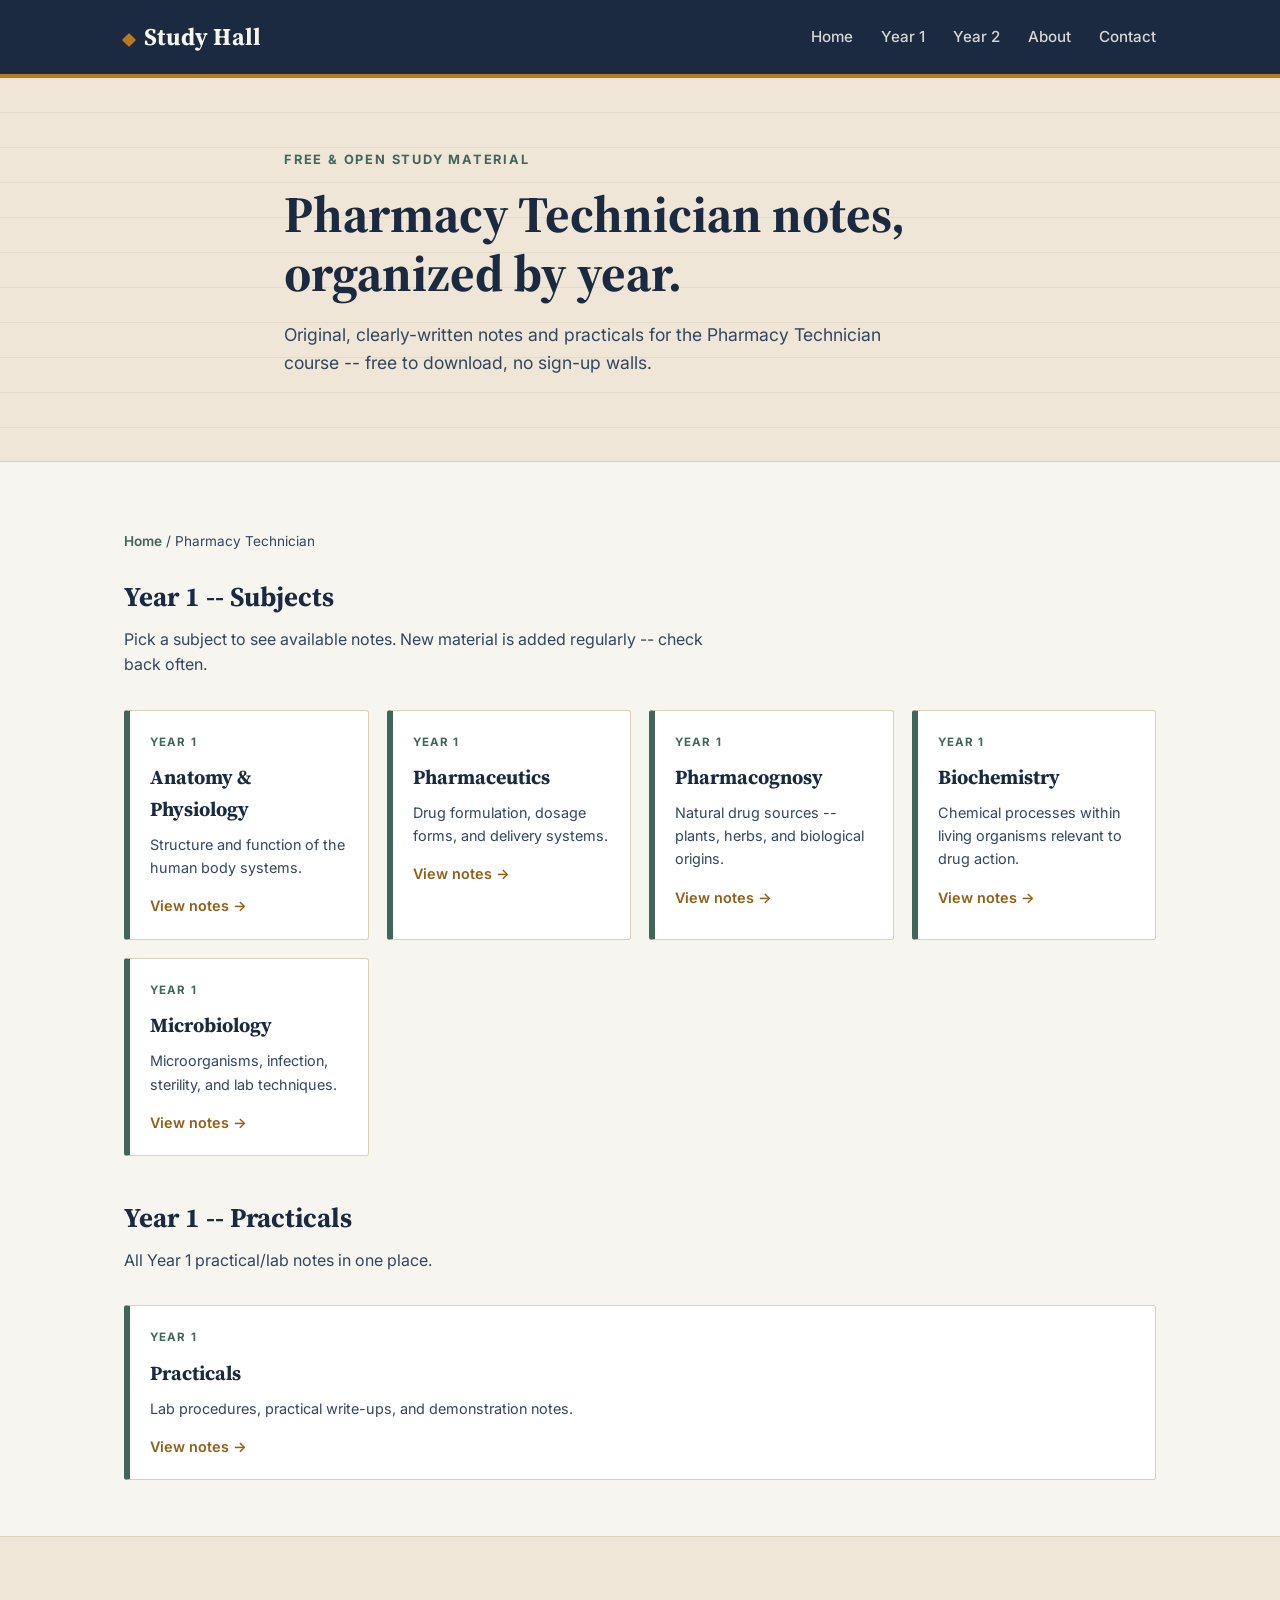
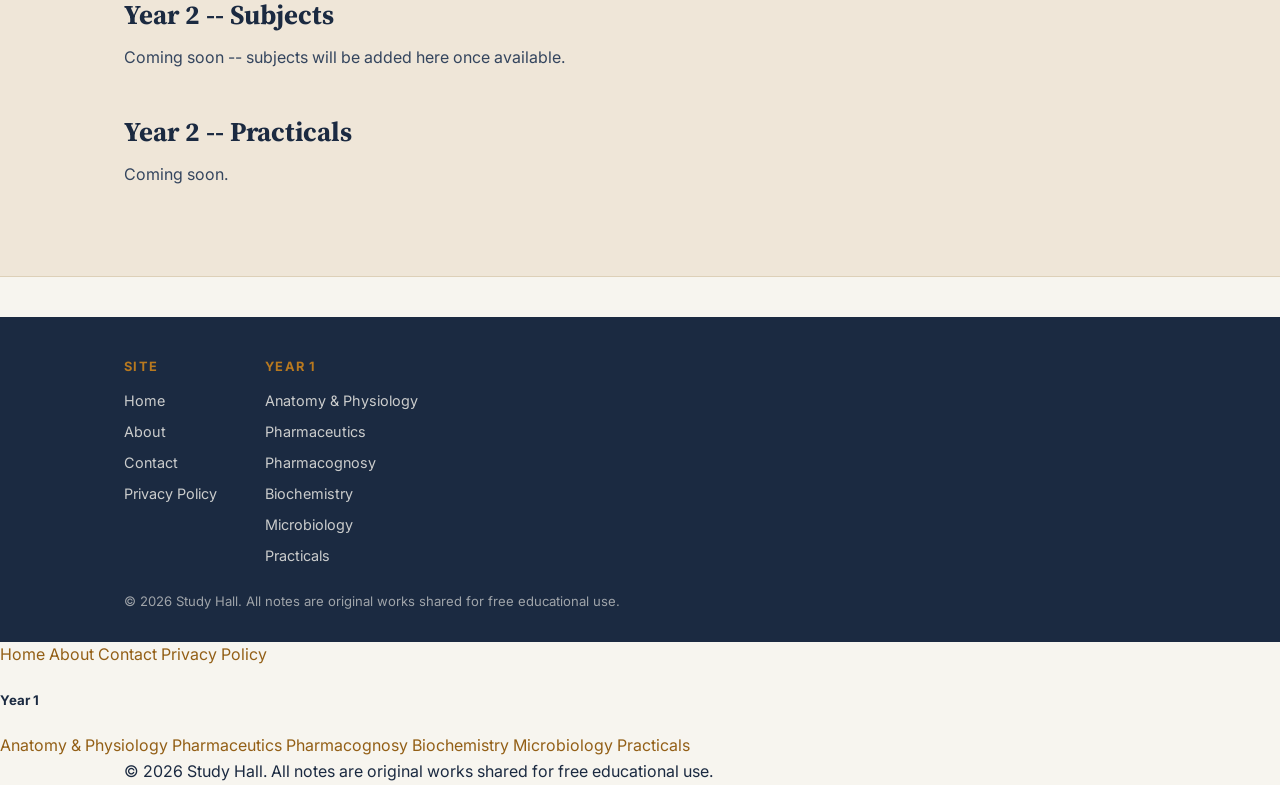
<file: index.html>
<!DOCTYPE html>
<html lang="en">
<head>
<meta charset="UTF-8">
<meta name="viewport" content="width=device-width, initial-scale=1.0">
<title>Pharmacy Technician Notes -- Study Hall</title>
<meta name="description" content="Free, original Pharmacy Technician course notes and practicals -- Year 1 and Year 2 -- organized by subject.">
<link rel="preconnect" href="https://fonts.googleapis.com">
<link href="https://fonts.googleapis.com/css2?family=Source+Serif+4:wght@600;700&family=Inter:wght@400;500;600;700&display=swap" rel="stylesheet">
<link rel="stylesheet" href="../css/style.css">
</head>
<body>

<header class="site-header">
  <div class="wrap">
    <a href="../index.html" class="brand"><span class="mark"></span> Study Hall</a>
    <nav class="site-nav">
      <a href="../index.html">Home</a>
      <a href="#year1">Year 1</a>
      <a href="#year2">Year 2</a>
      <a href="../about.html">About</a>
      <a href="../contact.html">Contact</a>
    </nav>
  </div>
</header>

<section class="hero">
  <div class="wrap">
    <p class="eyebrow">Free &amp; Open Study Material</p>
    <h1>Pharmacy Technician notes, organized by year.</h1>
    <p>Original, clearly-written notes and practicals for the Pharmacy Technician course -- free to download, no sign-up walls.</p>
  </div>
</section>

<section class="section" id="year1">
  <div class="wrap">
    <p class="crumb"><a href="../index.html">Home</a> / Pharmacy Technician</p>
    <h2 class="section-heading">Year 1 -- Subjects</h2>
    <p class="section-sub">Pick a subject to see available notes. New material is added regularly -- check back often.</p>

    <div class="subject-grid">

      <div class="subject-card">
        <span class="tab-label">Year 1</span>
        <h3>Anatomy &amp; Physiology</h3>
        <p>Structure and function of the human body systems.</p>
        <a class="enter" href="pharmacy-technician/year1/anatomy-physiology.html">View notes →</a>
      </div>

      <div class="subject-card">
        <span class="tab-label">Year 1</span>
        <h3>Pharmaceutics</h3>
        <p>Drug formulation, dosage forms, and delivery systems.</p>
        <a class="enter" href="pharmacy-technician/year1/pharmaceutics.html">View notes →</a>
      </div>

      <div class="subject-card">
        <span class="tab-label">Year 1</span>
        <h3>Pharmacognosy</h3>
        <p>Natural drug sources -- plants, herbs, and biological origins.</p>
        <a class="enter" href="pharmacy-technician/year1/pharmacognosy.html">View notes →</a>
      </div>

      <div class="subject-card">
        <span class="tab-label">Year 1</span>
        <h3>Biochemistry</h3>
        <p>Chemical processes within living organisms relevant to drug action.</p>
        <a class="enter" href="pharmacy-technician/year1/biochemistry.html">View notes →</a>
      </div>

      <div class="subject-card">
        <span class="tab-label">Year 1</span>
        <h3>Microbiology</h3>
        <p>Microorganisms, infection, sterility, and lab techniques.</p>
        <a class="enter" href="pharmacy-technician/year1/microbiology.html">View notes →</a>
      </div>

    </div>

    <h2 class="section-heading" style="margin-top:40px;">Year 1 -- Practicals</h2>
    <p class="section-sub">All Year 1 practical/lab notes in one place.</p>

    <div class="subject-grid">
      <div class="subject-card">
        <span class="tab-label">Year 1</span>
        <h3>Practicals</h3>
        <p>Lab procedures, practical write-ups, and demonstration notes.</p>
        <a class="enter" href="pharmacy-technician/year1/practicals.html">View notes →</a>
      </div>
    </div>
  </div>
</section>

<section class="section" id="year2" style="background:var(--parchment); border-top:1px solid var(--parchment-line); border-bottom:1px solid var(--parchment-line);">
  <div class="wrap">
    <h2 class="section-heading">Year 2 -- Subjects</h2>
    <p class="section-sub">Coming soon -- subjects will be added here once available.</p>

    <h2 class="section-heading" style="margin-top:40px;">Year 2 -- Practicals</h2>
    <p class="section-sub">Coming soon.</p>
  </div>
</section>

<footer class="site-footer">
  <div class="wrap">
    <div class="cols">
      <div>
        <h5>Site</h5>
        <div class="links">
          <a href="../index.html">Home</a>
          <a href="../about.html">About</a>
          <a href="../contact.html">Contact</a>
          <a href="../privacy.html">Privacy Policy</a>
        </div>
      </div>
      <div>
        <h5>Year 1</h5>
        <div class="links">
          <a href="pharmacy-technician/year1/anatomy-physiology.html">Anatomy &amp; Physiology</a>
          <a href="pharmacy-technician/year1/pharmaceutics.html">Pharmaceutics</a>
          <a href="pharmacy-technician/year1/pharmacognosy.html">Pharmacognosy</a>
          <a href="pharmacy-technician/year1/biochemistry.html">Biochemistry</a>
          <a href="pharmacy-technician/year1/microbiology.html">Microbiology</a>
          <a href="pharmacy-technician/year1/practicals.html">Practicals</a>
        </div>
      </div>
    </div>
  </div>
  <div class="wrap copyright">© 2026 Study Hall. All notes are original works shared for free educational use.</div>
</footer>

</body>
</html>        <div class="links">
          <a href="../index.html">Home</a>
          <a href="../about.html">About</a>
          <a href="../contact.html">Contact</a>
          <a href="../privacy.html">Privacy Policy</a>
        </div>
      </div>
      <div>
        <h5>Year 1</h5>
        <div class="links">
          <a href="year1/anatomy-physiology.html">Anatomy &amp; Physiology</a>
          <a href="year1/pharmaceutics.html">Pharmaceutics</a>
          <a href="year1/pharmacognosy.html">Pharmacognosy</a>
          <a href="year1/biochemistry.html">Biochemistry</a>
          <a href="year1/microbiology.html">Microbiology</a>
          <a href="year1/practicals.html">Practicals</a>
        </div>
      </div>
    </div>
  </div>
  <div class="wrap copyright">© 2026 Study Hall. All notes are original works shared for free educational use.</div>
</footer>

</body>
</html>
</file>
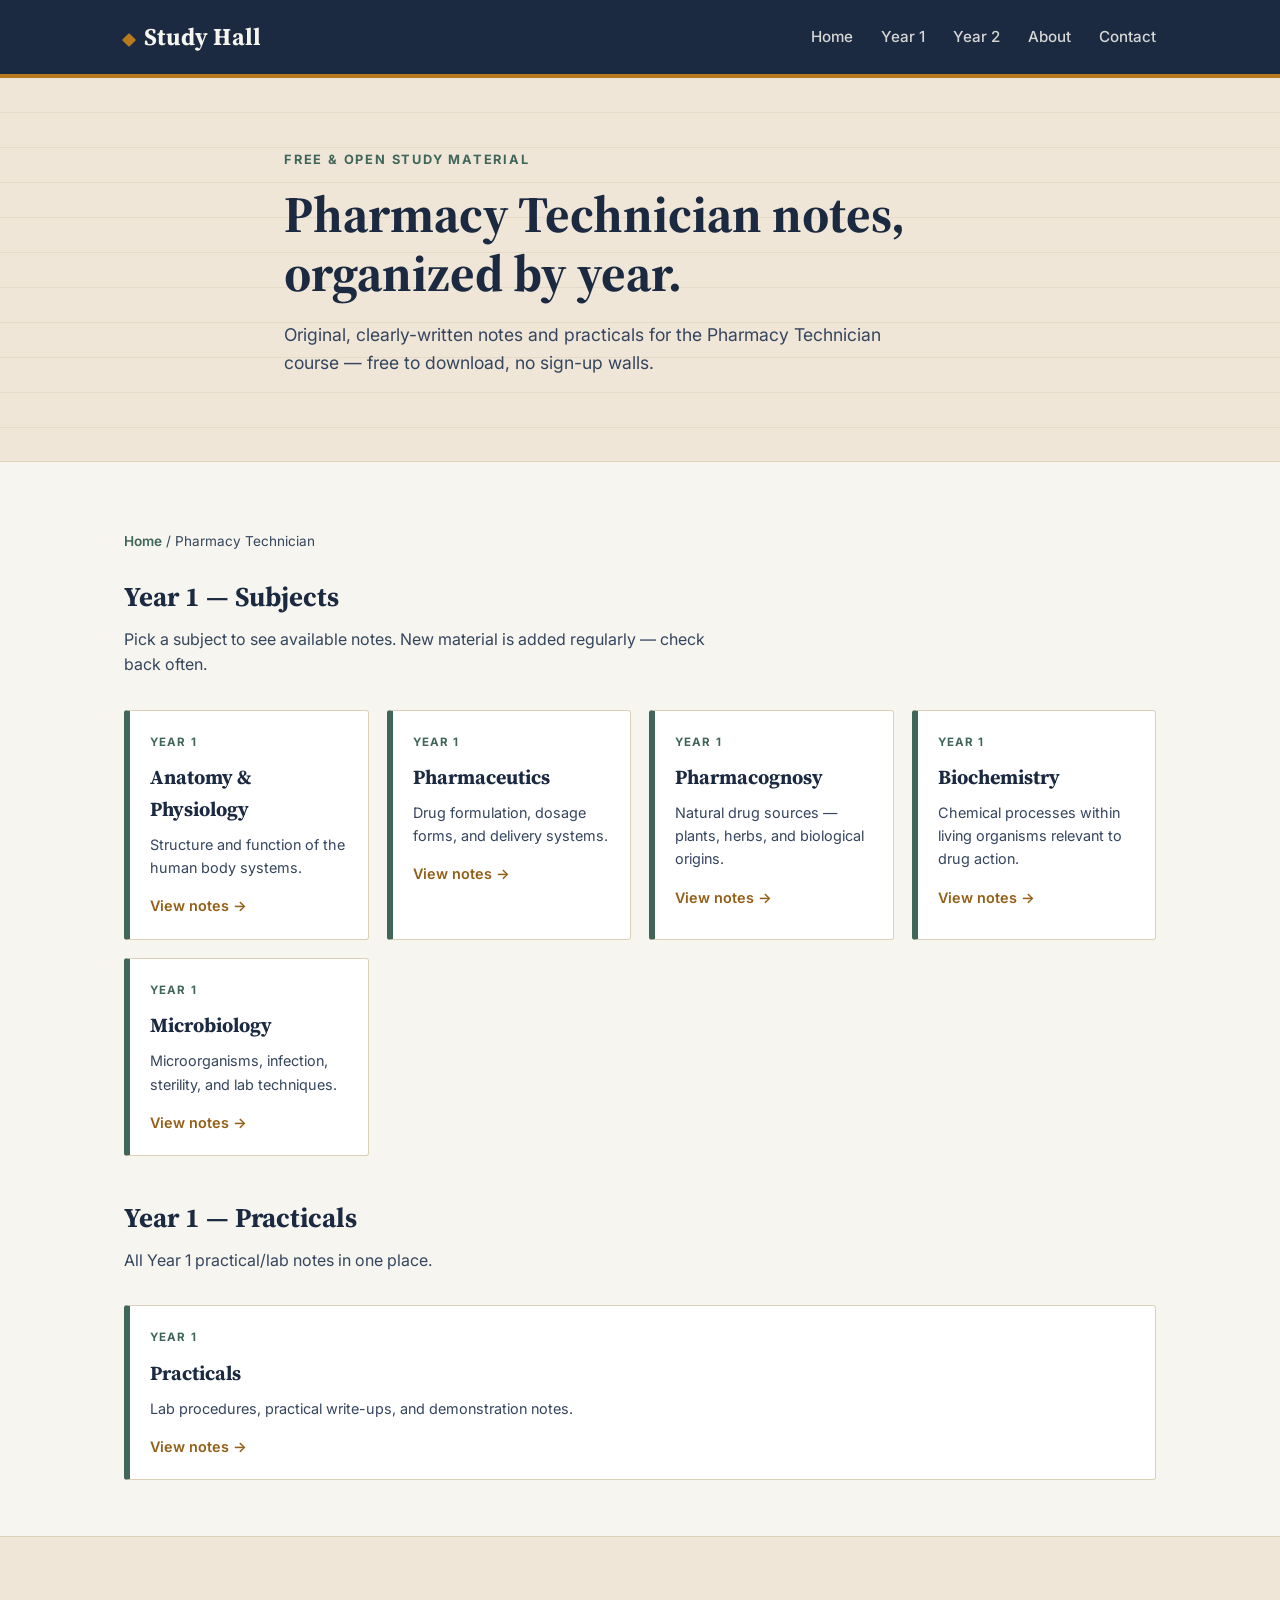
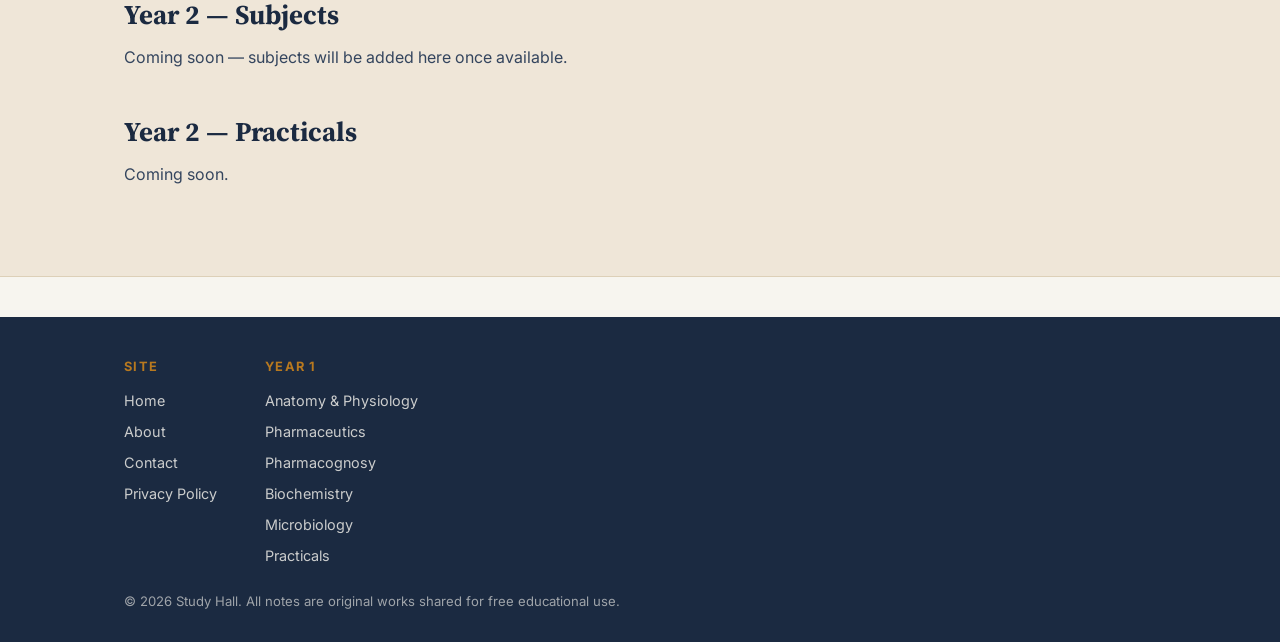
<file: pharmacy-technician/index.html>
<!DOCTYPE html>
<html lang="en">
<head>
<meta charset="UTF-8">
<meta name="viewport" content="width=device-width, initial-scale=1.0">
<title>Pharmacy Technician Notes — Study Hall</title>
<meta name="description" content="Free, original Pharmacy Technician course notes and practicals — Year 1 and Year 2 — organized by subject.">
<link rel="preconnect" href="https://fonts.googleapis.com">
<link href="https://fonts.googleapis.com/css2?family=Source+Serif+4:wght@600;700&family=Inter:wght@400;500;600;700&display=swap" rel="stylesheet">
<link rel="stylesheet" href="../css/style.css">
</head>
<body>

<header class="site-header">
  <div class="wrap">
    <a href="../index.html" class="brand"><span class="mark"></span> Study Hall</a>
    <nav class="site-nav">
      <a href="../index.html">Home</a>
      <a href="#year1">Year 1</a>
      <a href="#year2">Year 2</a>
      <a href="../about.html">About</a>
      <a href="../contact.html">Contact</a>
    </nav>
  </div>
</header>

<section class="hero">
  <div class="wrap">
    <p class="eyebrow">Free &amp; Open Study Material</p>
    <h1>Pharmacy Technician notes, organized by year.</h1>
    <p>Original, clearly-written notes and practicals for the Pharmacy Technician course — free to download, no sign-up walls.</p>
  </div>
</section>

<section class="section" id="year1">
  <div class="wrap">
    <p class="crumb"><a href="../index.html">Home</a> / Pharmacy Technician</p>
    <h2 class="section-heading">Year 1 — Subjects</h2>
    <p class="section-sub">Pick a subject to see available notes. New material is added regularly — check back often.</p>

    <div class="subject-grid">

      <div class="subject-card">
        <span class="tab-label">Year 1</span>
        <h3>Anatomy &amp; Physiology</h3>
        <p>Structure and function of the human body systems.</p>
        <a class="enter" href="year1/anatomy-physiology.html">View notes →</a>
      </div>

      <div class="subject-card">
        <span class="tab-label">Year 1</span>
        <h3>Pharmaceutics</h3>
        <p>Drug formulation, dosage forms, and delivery systems.</p>
        <a class="enter" href="year1/pharmaceutics.html">View notes →</a>
      </div>

      <div class="subject-card">
        <span class="tab-label">Year 1</span>
        <h3>Pharmacognosy</h3>
        <p>Natural drug sources — plants, herbs, and biological origins.</p>
        <a class="enter" href="year1/pharmacognosy.html">View notes →</a>
      </div>

      <div class="subject-card">
        <span class="tab-label">Year 1</span>
        <h3>Biochemistry</h3>
        <p>Chemical processes within living organisms relevant to drug action.</p>
        <a class="enter" href="year1/biochemistry.html">View notes →</a>
      </div>

      <div class="subject-card">
        <span class="tab-label">Year 1</span>
        <h3>Microbiology</h3>
        <p>Microorganisms, infection, sterility, and lab techniques.</p>
        <a class="enter" href="year1/microbiology.html">View notes →</a>
      </div>

    </div>

    <h2 class="section-heading" style="margin-top:40px;">Year 1 — Practicals</h2>
    <p class="section-sub">All Year 1 practical/lab notes in one place.</p>

    <div class="subject-grid">
      <div class="subject-card">
        <span class="tab-label">Year 1</span>
        <h3>Practicals</h3>
        <p>Lab procedures, practical write-ups, and demonstration notes.</p>
        <a class="enter" href="year1/practicals.html">View notes →</a>
      </div>
    </div>
  </div>
</section>

<section class="section" id="year2" style="background:var(--parchment); border-top:1px solid var(--parchment-line); border-bottom:1px solid var(--parchment-line);">
  <div class="wrap">
    <h2 class="section-heading">Year 2 — Subjects</h2>
    <p class="section-sub">Coming soon — subjects will be added here once available.</p>

    <h2 class="section-heading" style="margin-top:40px;">Year 2 — Practicals</h2>
    <p class="section-sub">Coming soon.</p>
  </div>
</section>

<footer class="site-footer">
  <div class="wrap">
    <div class="cols">
      <div>
        <h5>Site</h5>
        <div class="links">
          <a href="../index.html">Home</a>
          <a href="../about.html">About</a>
          <a href="../contact.html">Contact</a>
          <a href="../privacy.html">Privacy Policy</a>
        </div>
      </div>
      <div>
        <h5>Year 1</h5>
        <div class="links">
          <a href="year1/anatomy-physiology.html">Anatomy &amp; Physiology</a>
          <a href="year1/pharmaceutics.html">Pharmaceutics</a>
          <a href="year1/pharmacognosy.html">Pharmacognosy</a>
          <a href="year1/biochemistry.html">Biochemistry</a>
          <a href="year1/microbiology.html">Microbiology</a>
          <a href="year1/practicals.html">Practicals</a>
        </div>
      </div>
    </div>
  </div>
  <div class="wrap copyright">© 2026 Study Hall. All notes are original works shared for free educational use.</div>
</footer>

</body>
</html>
</file>
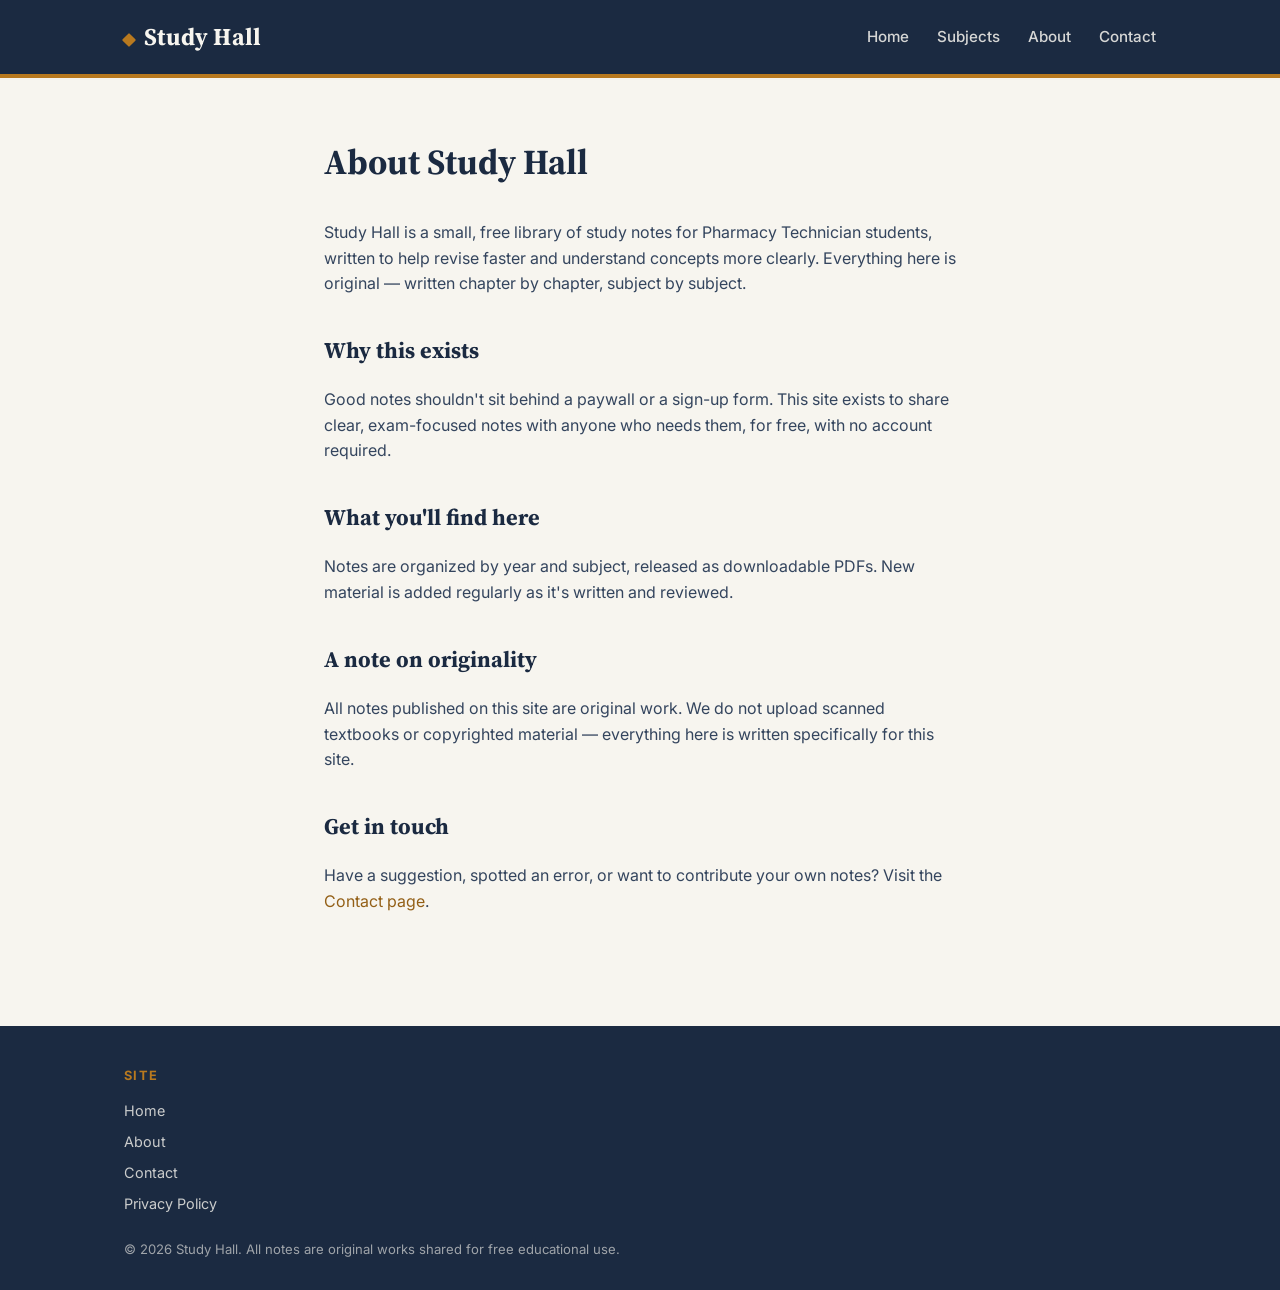
<file: about.html>
<!DOCTYPE html>
<html lang="en">
<head>
<meta charset="UTF-8">
<meta name="viewport" content="width=device-width, initial-scale=1.0">
<title>About — Study Hall</title>
<link rel="preconnect" href="https://fonts.googleapis.com">
<link href="https://fonts.googleapis.com/css2?family=Source+Serif+4:wght@600;700&family=Inter:wght@400;500;600;700&display=swap" rel="stylesheet">
<link rel="stylesheet" href="css/style.css">
</head>
<body>

<header class="site-header">
  <div class="wrap">
    <a href="index.html" class="brand"><span class="mark"></span> Study Hall</a>
    <nav class="site-nav">
      <a href="index.html">Home</a>
      <a href="index.html#subjects">Subjects</a>
      <a href="about.html">About</a>
      <a href="contact.html">Contact</a>
    </nav>
  </div>
</header>

<section class="section">
  <div class="wrap page-content">
    <h1>About Study Hall</h1>
    <p>Study Hall is a small, free library of study notes for Pharmacy Technician students, written to help revise faster and understand concepts more clearly. Everything here is original — written chapter by chapter, subject by subject.</p>

    <h2>Why this exists</h2>
    <p>Good notes shouldn't sit behind a paywall or a sign-up form. This site exists to share clear, exam-focused notes with anyone who needs them, for free, with no account required.</p>

    <h2>What you'll find here</h2>
    <p>Notes are organized by year and subject, released as downloadable PDFs. New material is added regularly as it's written and reviewed.</p>

    <h2>A note on originality</h2>
    <p>All notes published on this site are original work. We do not upload scanned textbooks or copyrighted material — everything here is written specifically for this site.</p>

    <h2>Get in touch</h2>
    <p>Have a suggestion, spotted an error, or want to contribute your own notes? Visit the <a href="contact.html">Contact page</a>.</p>
  </div>
</section>

<footer class="site-footer">
  <div class="wrap">
    <div class="cols">
      <div>
        <h5>Site</h5>
        <div class="links">
          <a href="index.html">Home</a>
          <a href="about.html">About</a>
          <a href="contact.html">Contact</a>
          <a href="privacy.html">Privacy Policy</a>
        </div>
      </div>
    </div>
  </div>
  <div class="wrap copyright">© 2026 Study Hall. All notes are original works shared for free educational use.</div>
</footer>

</body>
  </html>
</file>
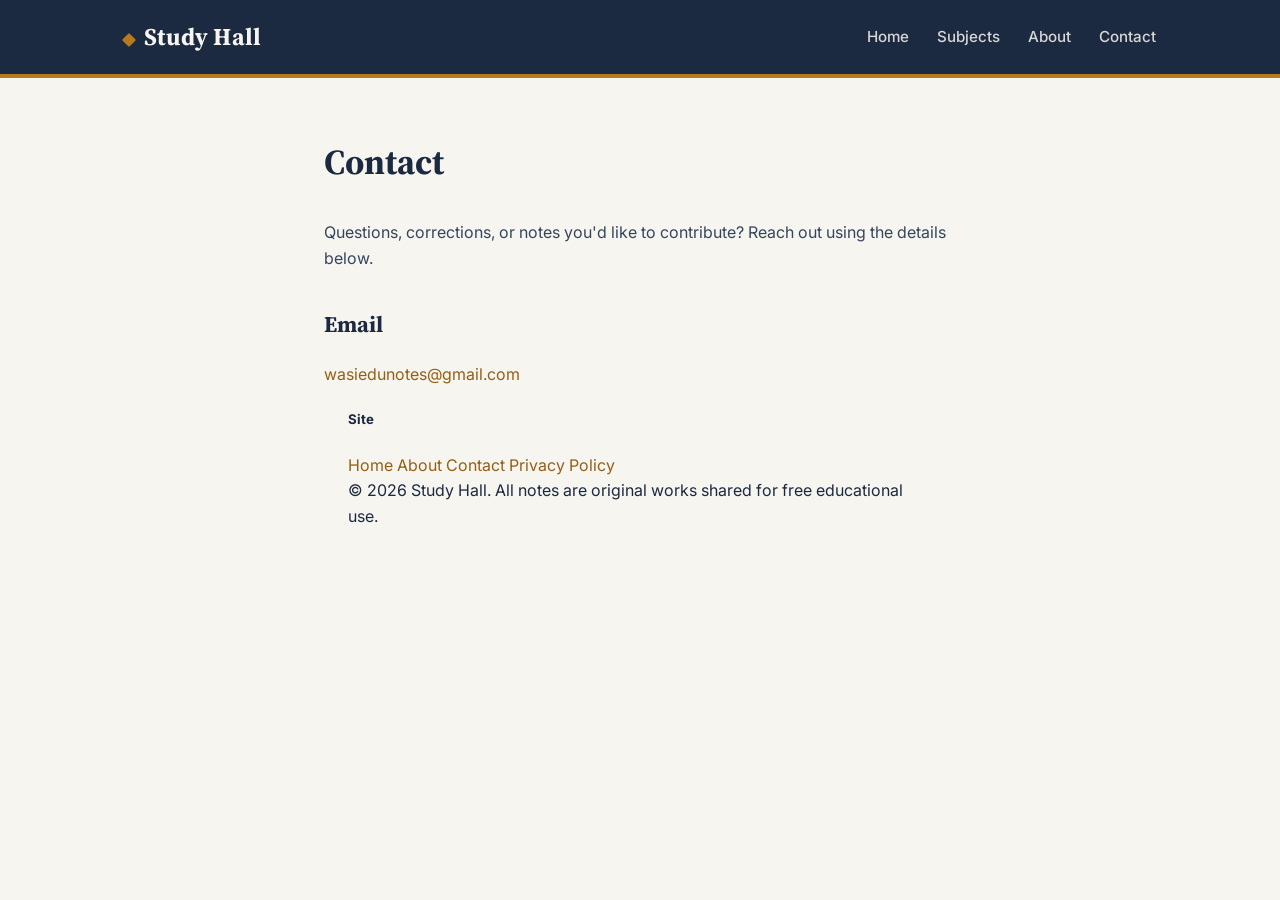
<file: contact.html>
<!DOCTYPE html>
<html lang="en">
<head>
<meta charset="UTF-8">
<meta name="viewport" content="width=device-width, initial-scale=1.0">
<title>Contact — Study Hall</title>
<link rel="preconnect" href="https://fonts.googleapis.com">
<link href="https://fonts.googleapis.com/css2?family=Source+Serif+4:wght@600;700&family=Inter:wght@400;500;600;700&display=swap" rel="stylesheet">
<link rel="stylesheet" href="css/style.css">
</head>
<body>

<header class="site-header">
  <div class="wrap">
    <a href="index.html" class="brand"><span class="mark"></span> Study Hall</a>
    <nav class="site-nav">
      <a href="index.html">Home</a>
      <a href="index.html#subjects">Subjects</a>
      <a href="about.html">About</a>
      <a href="contact.html">Contact</a>
    </nav>
  </div>
</header>

<section class="section">
  <div class="wrap page-content">
    <h1>Contact</h1>
    <p>Questions, corrections, or notes you'd like to contribute? Reach out using the details below.</p>

    <h2>Email</h2>
    <p><a href="mailto:wasiedunotes@gmail.com">wasiedunotes@gmail.com</a></p>
    <p style="font-size:0.85rem; color:var(--ink-soft);</p>
  
    <h2>Response time</h2>
    <p>This is a small, independently-run site, so replies may take a few days. Thanks for your patience.</p>
  </div>
</section>

<footer class="site-footer">
  <div class="wrap">
    <div class="cols">
      <div>
        <h5>Site</h5>
        <div class="links">
          <a href="index.html">Home</a>
          <a href="about.html">About</a>
          <a href="contact.html">Contact</a>
          <a href="privacy.html">Privacy Policy</a>
        </div>
      </div>
    </div>
  </div>
  <div class="wrap copyright">© 2026 Study Hall. All notes are original works shared for free educational use.</div>
</footer>

</body>
</html>
</file>
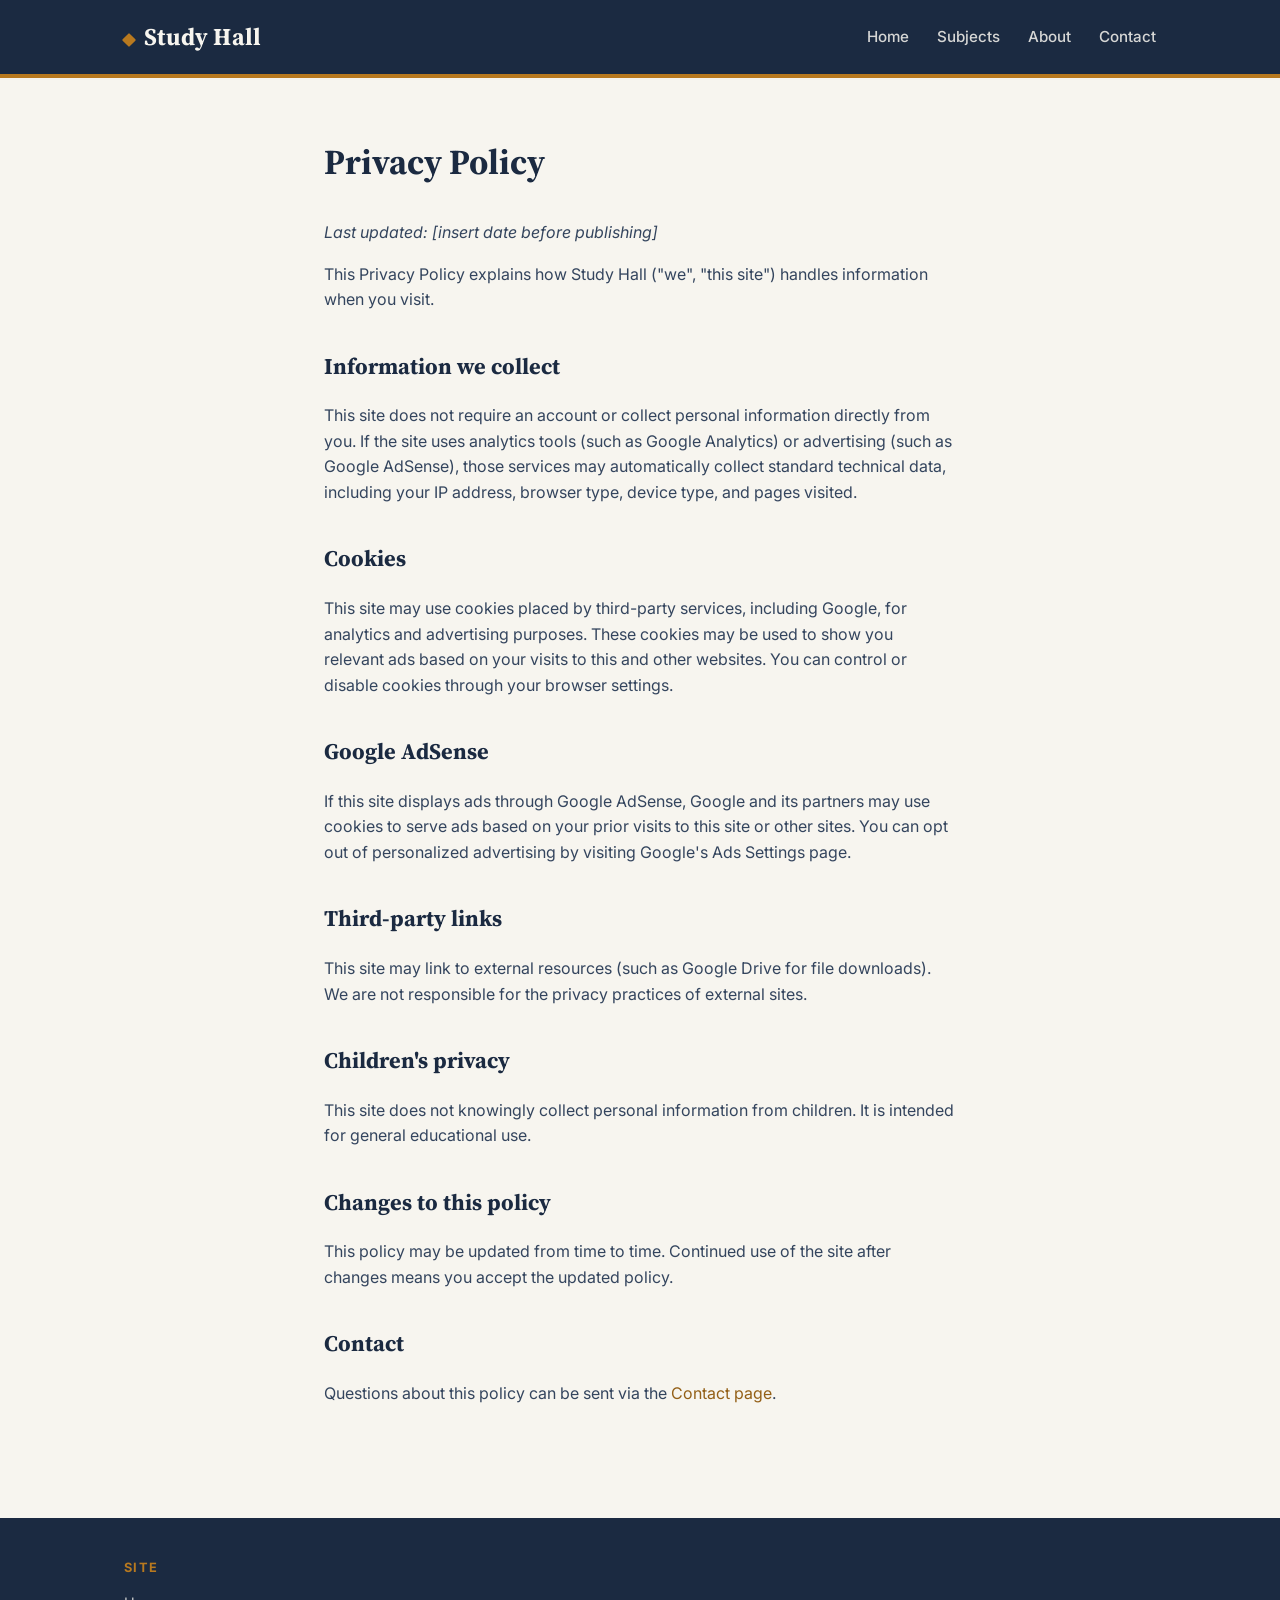
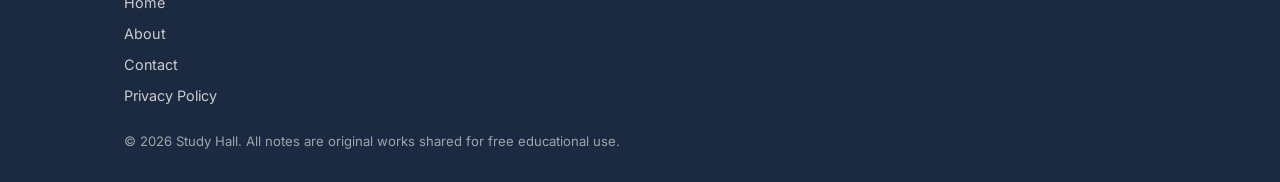
<file: privacy.html>
<!DOCTYPE html>
<html lang="en">
<head>
<meta charset="UTF-8">
<meta name="viewport" content="width=device-width, initial-scale=1.0">
<title>Privacy Policy — Study Hall</title>
<link rel="preconnect" href="https://fonts.googleapis.com">
<link href="https://fonts.googleapis.com/css2?family=Source+Serif+4:wght@600;700&family=Inter:wght@400;500;600;700&display=swap" rel="stylesheet">
<link rel="stylesheet" href="css/style.css">
</head>
<body>

<header class="site-header">
  <div class="wrap">
    <a href="index.html" class="brand"><span class="mark"></span> Study Hall</a>
    <nav class="site-nav">
      <a href="index.html">Home</a>
      <a href="index.html#subjects">Subjects</a>
      <a href="about.html">About</a>
      <a href="contact.html">Contact</a>
    </nav>
  </div>
</header>

<section class="section">
  <div class="wrap page-content">
    <h1>Privacy Policy</h1>
    <p><em>Last updated: [insert date before publishing]</em></p>

    <p>This Privacy Policy explains how Study Hall ("we", "this site") handles information when you visit.</p>

    <h2>Information we collect</h2>
    <p>This site does not require an account or collect personal information directly from you. If the site uses analytics tools (such as Google Analytics) or advertising (such as Google AdSense), those services may automatically collect standard technical data, including your IP address, browser type, device type, and pages visited.</p>

    <h2>Cookies</h2>
    <p>This site may use cookies placed by third-party services, including Google, for analytics and advertising purposes. These cookies may be used to show you relevant ads based on your visits to this and other websites. You can control or disable cookies through your browser settings.</p>

    <h2>Google AdSense</h2>
    <p>If this site displays ads through Google AdSense, Google and its partners may use cookies to serve ads based on your prior visits to this site or other sites. You can opt out of personalized advertising by visiting Google's Ads Settings page.</p>

    <h2>Third-party links</h2>
    <p>This site may link to external resources (such as Google Drive for file downloads). We are not responsible for the privacy practices of external sites.</p>

    <h2>Children's privacy</h2>
    <p>This site does not knowingly collect personal information from children. It is intended for general educational use.</p>

    <h2>Changes to this policy</h2>
    <p>This policy may be updated from time to time. Continued use of the site after changes means you accept the updated policy.</p>

    <h2>Contact</h2>
    <p>Questions about this policy can be sent via the <a href="contact.html">Contact page</a>.</p>
  </div>
</section>

<footer class="site-footer">
  <div class="wrap">
    <div class="cols">
      <div>
        <h5>Site</h5>
        <div class="links">
          <a href="index.html">Home</a>
          <a href="about.html">About</a>
          <a href="contact.html">Contact</a>
          <a href="privacy.html">Privacy Policy</a>
        </div>
      </div>
    </div>
  </div>
  <div class="wrap copyright">© 2026 Study Hall. All notes are original works shared for free educational use.</div>
</footer>

</body>
</html>
</file>
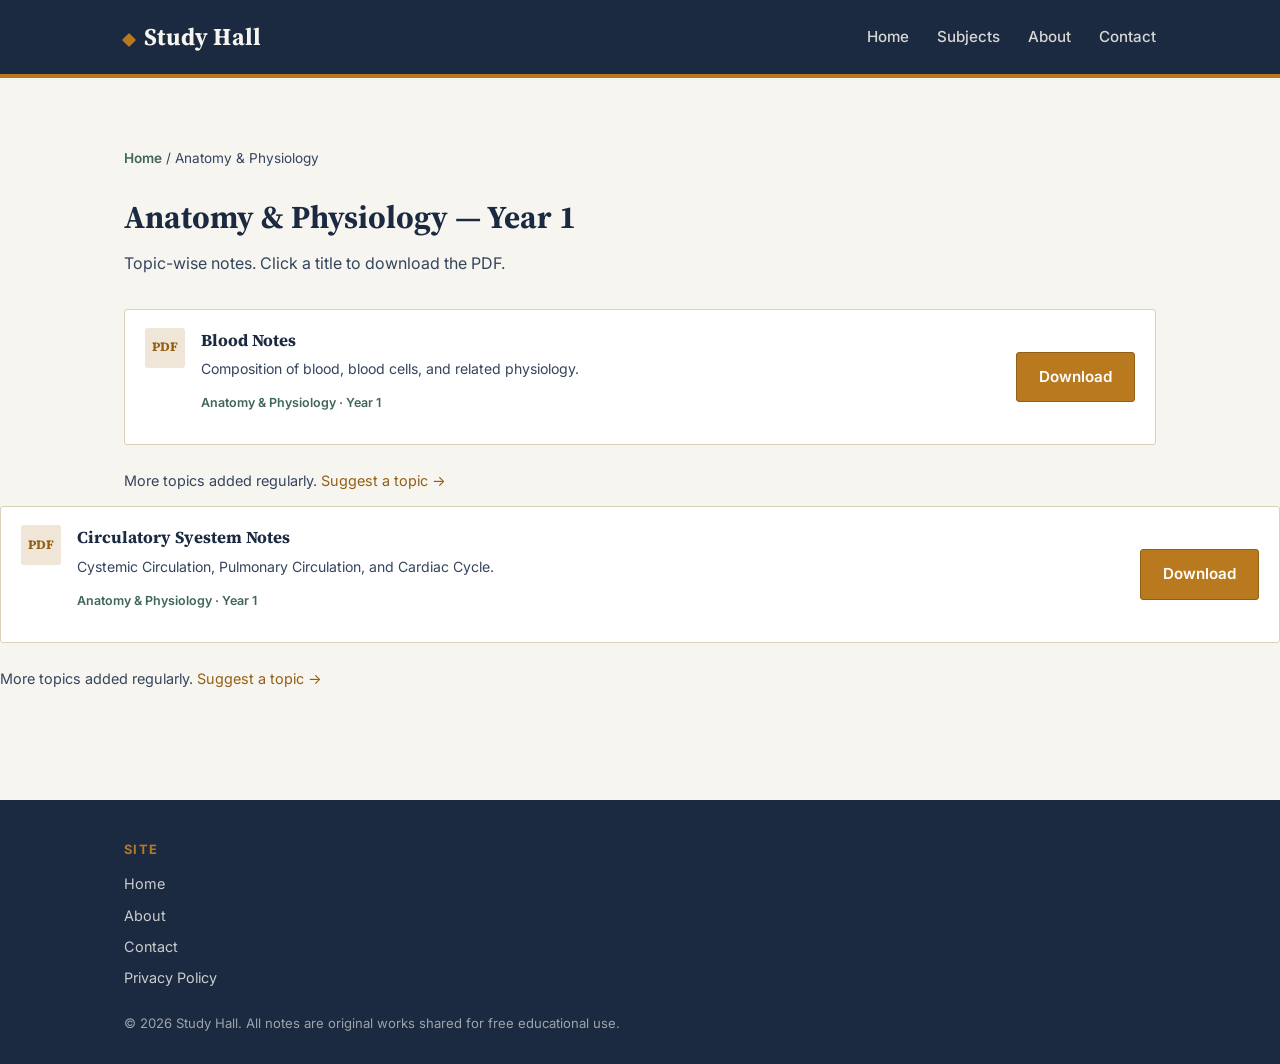
<file: notes/anatomy-physiology.html>
<!DOCTYPE html>
<html lang="en">
<head>
<meta charset="UTF-8">
<meta name="viewport" content="width=device-width, initial-scale=1.0">
<title>Anatomy & Physiology Notes — Study Hall</title>
<meta name="description" content="Free downloadable Anatomy & Physiology notes for Pharmacy Technician Year 1.">
<link rel="preconnect" href="https://fonts.googleapis.com">
<link href="https://fonts.googleapis.com/css2?family=Source+Serif+4:wght@600;700&family=Inter:wght@400;500;600;700&display=swap" rel="stylesheet">
<link rel="stylesheet" href="../css/style.css">
</head>
<body>

<header class="site-header">
  <div class="wrap">
    <a href="../index.html" class="brand"><span class="mark"></span> Study Hall</a>
    <nav class="site-nav">
      <a href="../index.html">Home</a>
      <a href="../index.html#subjects">Subjects</a>
      <a href="../about.html">About</a>
      <a href="../contact.html">Contact</a>
    </nav>
  </div>
</header>

<section class="section">
  <div class="wrap">
    <p class="crumb"><a href="../index.html">Home</a> / Anatomy & Physiology</p>
    <h1 class="section-heading" style="font-size:2rem;">Anatomy & Physiology — Year 1</h1>
    <p class="section-sub">Topic-wise notes. Click a title to download the PDF.</p>

    <!--
      ============================================================
      HOW TO ADD A NEW TOPIC LATER:
      1. Upload the new PDF into the /notes/ folder (same place as blood-notes.pdf).
      2. Copy one .note-card block below (the whole thing from
         <div class="note-card"> to the matching </div>) and paste it
         right after the last one.
      3. Edit the title, description, and the href to match your new PDF's filename.
      ============================================================
    -->

    <div class="note-card">
      <div class="icon">PDF</div>
      <div class="meta">
        <h4>Blood Notes</h4>
        <p class="desc">Composition of blood, blood cells, and related physiology.</p>
        <p class="tags">Anatomy &amp; Physiology · Year 1</p>
      </div>
      <div class="dl">
        <a class="btn btn-primary" href="blood-notes.pdf" download>Download</a>
      </div>
    </div>

    <p style="color:var(--ink-soft); font-size:0.9rem; margin-top:24px;">
      More topics added regularly. <a href="../contact.html">Suggest a topic →</a>
    </p>
  </div>


<div class="note-card">
      <div class="icon">PDF</div>
      <div class="meta">
        <h4>Circulatory Syestem Notes</h4>
        <p class="desc">Cystemic Circulation, Pulmonary Circulation, and Cardiac Cycle.</p>
        <p class="tags">Anatomy &amp; Physiology · Year 1</p>
      </div>
      <div class="dl">
        <a class="btn btn-primary" href="circulatorysystem-notes.pdf" download>Download</a>
      </div>
    </div>

    <p style="color:var(--ink-soft); font-size:0.9rem; margin-top:24px;">
      More topics added regularly. <a href="../contact.html">Suggest a topic →</a>
    </p>
  </div>
</section>

<footer class="site-footer">
  <div class="wrap">
    <div class="cols">
      <div>
        <h5>Site</h5>
        <div class="links">
          <a href="../index.html">Home</a>
          <a href="../about.html">About</a>
          <a href="../contact.html">Contact</a>
          <a href="../privacy.html">Privacy Policy</a>
        </div>
      </div>
    </div>
  </div>
  <div class="wrap copyright">© 2026 Study Hall. All notes are original works shared for free educational use.</div>
</footer>

</body>
</html>
</file>
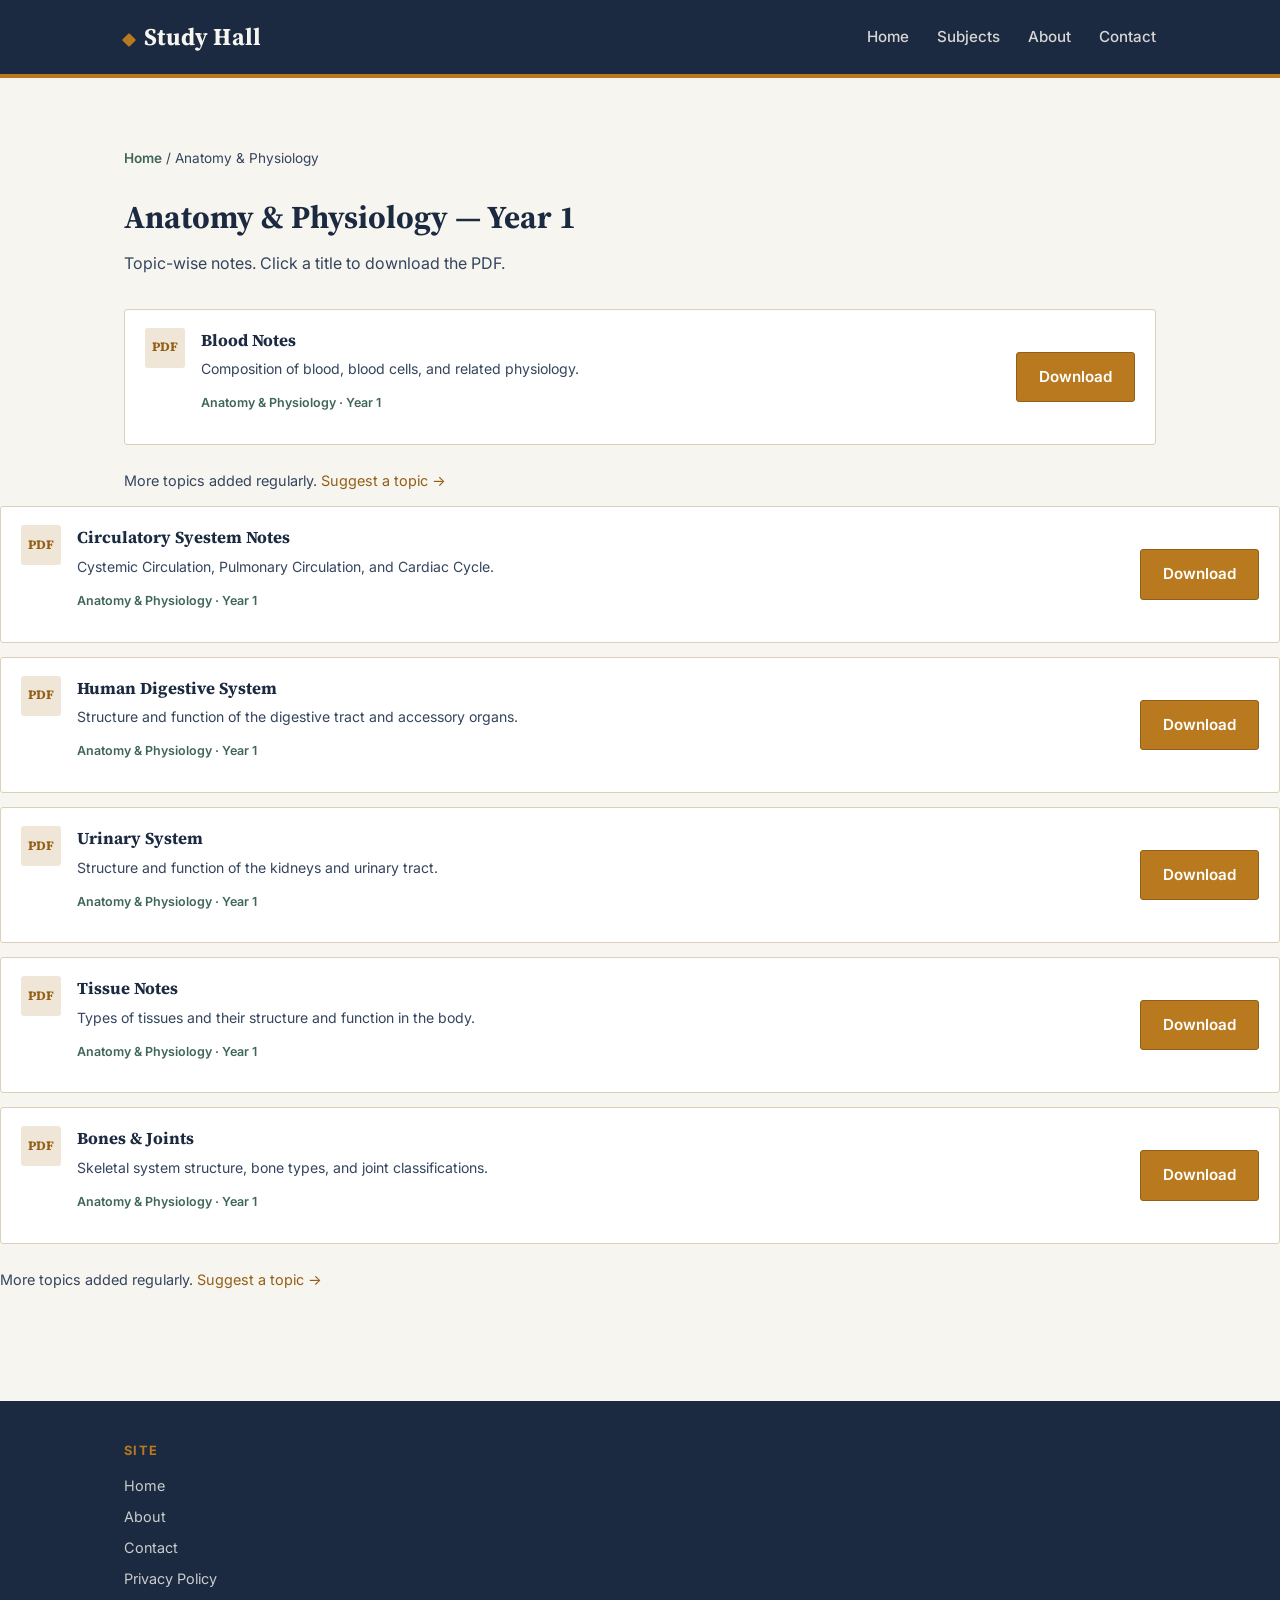
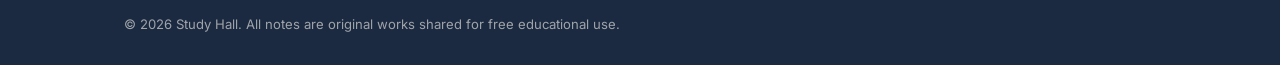
<file: pharmacy-technician/year1/anatomy-physiology.html>
<!DOCTYPE html>
<html lang="en">
<head>
<meta charset="UTF-8">
<meta name="viewport" content="width=device-width, initial-scale=1.0">
<title>Anatomy & Physiology Notes — Study Hall</title>
<meta name="description" content="Free downloadable Anatomy & Physiology notes for Pharmacy Technician Year 1.">
<link rel="preconnect" href="https://fonts.googleapis.com">
<link href="https://fonts.googleapis.com/css2?family=Source+Serif+4:wght@600;700&family=Inter:wght@400;500;600;700&display=swap" rel="stylesheet">
<link rel="stylesheet" href="../../css/style.css">
</head>
<body>

<header class="site-header">
  <div class="wrap">
    <a href="../index.html" class="brand"><span class="mark"></span> Study Hall</a>
    <nav class="site-nav">
      <a href="../index.html">Home</a>
      <a href="../index.html#subjects">Subjects</a>
      <a href="../about.html">About</a>
      <a href="../contact.html">Contact</a>
    </nav>
  </div>
</header>

<section class="section">
  <div class="wrap">
    <p class="crumb"><a href="../index.html">Home</a> / Anatomy & Physiology</p>
    <h1 class="section-heading" style="font-size:2rem;">Anatomy & Physiology — Year 1</h1>
    <p class="section-sub">Topic-wise notes. Click a title to download the PDF.</p>

    <!--
      ============================================================
      HOW TO ADD A NEW TOPIC LATER:
      1. Upload the new PDF into the /notes/ folder (same place as blood-notes.pdf).
      2. Copy one .note-card block below (the whole thing from
         <div class="note-card"> to the matching </div>) and paste it
         right after the last one.
      3. Edit the title, description, and the href to match your new PDF's filename.
      ============================================================
    -->

    <div class="note-card">
      <div class="icon">PDF</div>
      <div class="meta">
        <h4>Blood Notes</h4>
        <p class="desc">Composition of blood, blood cells, and related physiology.</p>
        <p class="tags">Anatomy &amp; Physiology · Year 1</p>
      </div>
      <div class="dl">
        <a class="btn btn-primary" href="pharmacy-technician/year1/blood-notes.pdf" download>Download</a>
      </div>
    </div>

    <p style="color:var(--ink-soft); font-size:0.9rem; margin-top:24px;">
      More topics added regularly. <a href="../contact.html">Suggest a topic →</a>
    </p>
  </div>


<div class="note-card">
      <div class="icon">PDF</div>
      <div class="meta">
        <h4>Circulatory Syestem Notes</h4>
        <p class="desc">Cystemic Circulation, Pulmonary Circulation, and Cardiac Cycle.</p>
        <p class="tags">Anatomy &amp; Physiology · Year 1</p>
      </div>
      <div class="dl">
        <a class="btn btn-primary" href="pharmacy-technician/year1/circulatorysystem-notes.pdf" download>Download</a>
      </div>
    </div>

  <div class="note-card">
      <div class="icon">PDF</div>
      <div class="meta">
        <h4>Human Digestive System</h4>
        <p class="desc">Structure and function of the digestive tract and accessory organs.</p>
        <p class="tags">Anatomy &amp; Physiology · Year 1</p>
      </div>
      <div class="dl">
        <a class="btn btn-primary" href="human-digestive-system.pdf" download>Download</a>
      </div>
    </div>

    <div class="note-card">
      <div class="icon">PDF</div>
      <div class="meta">
        <h4>Urinary System</h4>
        <p class="desc">Structure and function of the kidneys and urinary tract.</p>
        <p class="tags">Anatomy &amp; Physiology · Year 1</p>
      </div>
      <div class="dl">
        <a class="btn btn-primary" href="urinary-system.pdf" download>Download</a>
      </div>
    </div>

    <div class="note-card">
      <div class="icon">PDF</div>
      <div class="meta">
        <h4>Tissue Notes</h4>
        <p class="desc">Types of tissues and their structure and function in the body.</p>
        <p class="tags">Anatomy &amp; Physiology · Year 1</p>
      </div>
      <div class="dl">
        <a class="btn btn-primary" href="tissue-notes.pdf" download>Download</a>
      </div>
    </div>

    <div class="note-card">
      <div class="icon">PDF</div>
      <div class="meta">
        <h4>Bones &amp; Joints</h4>
        <p class="desc">Skeletal system structure, bone types, and joint classifications.</p>
        <p class="tags">Anatomy &amp; Physiology · Year 1</p>
      </div>
      <div class="dl">
        <a class="btn btn-primary" href="bone-joints.pdf" download>Download</a>
      </div>
    </div>
  
    <p style="color:var(--ink-soft); font-size:0.9rem; margin-top:24px;">
      More topics added regularly. <a href="../contact.html">Suggest a topic →</a>
    </p>
  </div>
</section>

<footer class="site-footer">
  <div class="wrap">
    <div class="cols">
      <div>
        <h5>Site</h5>
        <div class="links">
          <a href="../index.html">Home</a>
          <a href="../about.html">About</a>
          <a href="../contact.html">Contact</a>
          <a href="../privacy.html">Privacy Policy</a>
        </div>
      </div>
    </div>
  </div>
  <div class="wrap copyright">© 2026 Study Hall. All notes are original works shared for free educational use.</div>
</footer>

</body>
</html>
</file>
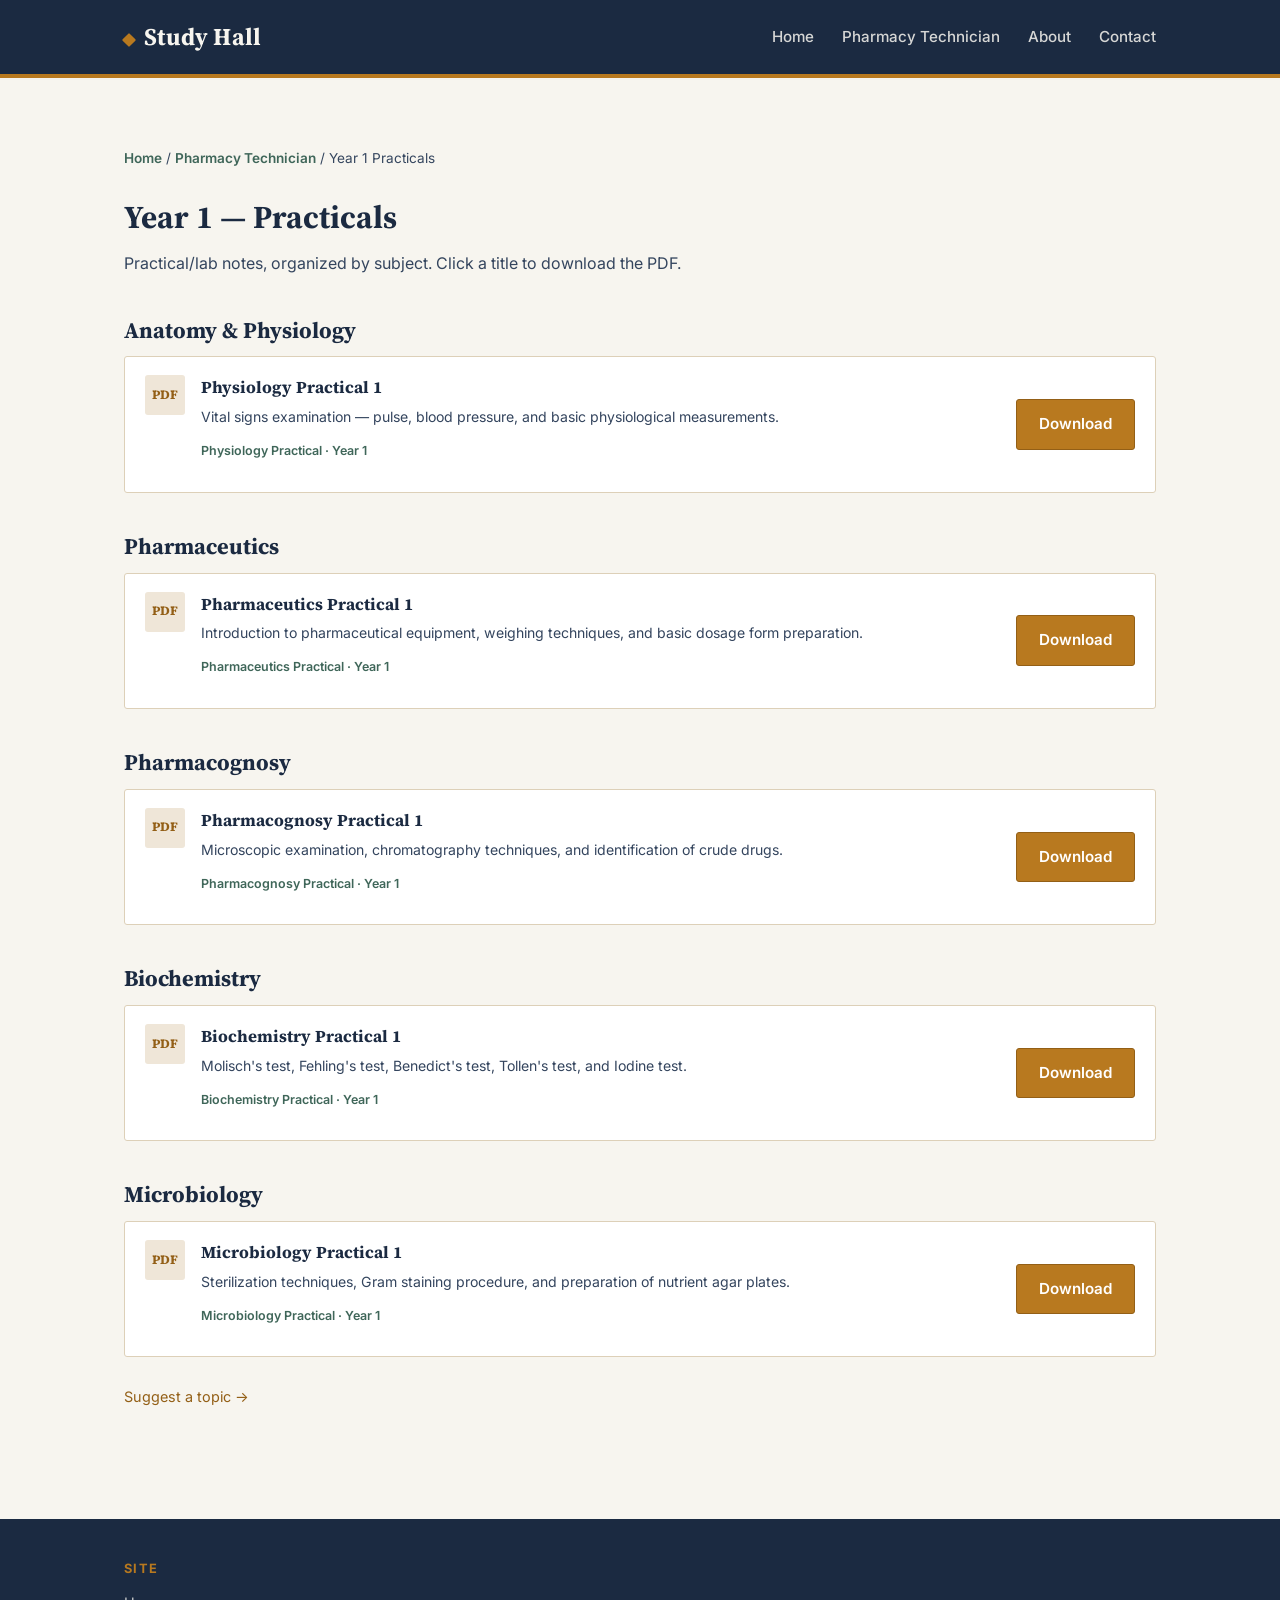
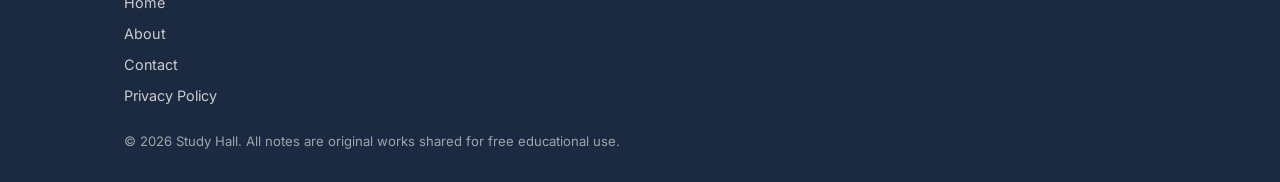
<file: pharmacy-technician/year1/practicals.html>
<!DOCTYPE html>
<html lang="en">
<head>
<meta charset="UTF-8">
<meta name="viewport" content="width=device-width, initial-scale=1.0">
<title>Year 1 Practicals — Study Hall</title>
<meta name="description" content="Free downloadable Year 1 Pharmacy Technician practicals, organized by subject.">
<link rel="preconnect" href="https://fonts.googleapis.com">
<link href="https://fonts.googleapis.com/css2?family=Source+Serif+4:wght@600;700&family=Inter:wght@400;500;600;700&display=swap" rel="stylesheet">
<link rel="stylesheet" href="../../css/style.css">
</head>
<body>

<header class="site-header">
  <div class="wrap">
    <a href="../../index.html" class="brand"><span class="mark"></span> Study Hall</a>
    <nav class="site-nav">
      <a href="../../index.html">Home</a>
      <a href="../index.html">Pharmacy Technician</a>
      <a href="../../about.html">About</a>
      <a href="../../contact.html">Contact</a>
    </nav>
  </div>
</header>

<section class="section">
  <div class="wrap">
    <p class="crumb"><a href="../../index.html">Home</a> / <a href="../index.html">Pharmacy Technician</a> / Year 1 Practicals</p>
    <h1 class="section-heading" style="font-size:2rem;">Year 1 — Practicals</h1>
    <p class="section-sub">Practical/lab notes, organized by subject. Click a title to download the PDF.</p>

   <h2 class="section-heading" style="font-size:1.4rem; margin-top:36px;">Anatomy &amp; Physiology</h2>

    <div class="note-card">
      <div class="icon">PDF</div>
      <div class="meta">
        <h4>Physiology Practical 1</h4>
        <p class="desc">Vital signs examination — pulse, blood pressure, and basic physiological measurements.</p>
        <p class="tags">Physiology Practical · Year 1</p>
      </div>
      <div class="dl">
        <a class="btn btn-primary" href="physiology-practicals-1.pdf" download>Download</a>
      </div>
    </div>

    <h2 class="section-heading" style="font-size:1.4rem; margin-top:36px;">Pharmaceutics</h2>

    <div class="note-card">
      <div class="icon">PDF</div>
      <div class="meta">
        <h4>Pharmaceutics Practical 1</h4>
        <p class="desc">Introduction to pharmaceutical equipment, weighing techniques, and basic dosage form preparation.</p>
        <p class="tags">Pharmaceutics Practical · Year 1</p>
      </div>
      <div class="dl">
        <a class="btn btn-primary" href="pharmaceutics-practicals-1.pdf" download>Download</a>
      </div>
    </div>

   <h2 class="section-heading" style="font-size:1.4rem; margin-top:36px;">Pharmacognosy</h2>

    <div class="note-card">
      <div class="icon">PDF</div>
      <div class="meta">
        <h4>Pharmacognosy Practical 1</h4>
        <p class="desc">Microscopic examination, chromatography techniques, and identification of crude drugs.</p>
        <p class="tags">Pharmacognosy Practical · Year 1</p>
      </div>
      <div class="dl">
        <a class="btn btn-primary" href="pharmacognosy-practicals-1.pdf" download>Download</a>
      </div>
    </div>

   <h2 class="section-heading" style="font-size:1.4rem; margin-top:36px;">Biochemistry</h2>

    <div class="note-card">
      <div class="icon">PDF</div>
      <div class="meta">
        <h4>Biochemistry Practical 1</h4>
        <p class="desc">Molisch's test, Fehling's test, Benedict's test, Tollen's test, and Iodine test.</p>
        <p class="tags">Biochemistry Practical · Year 1</p>
      </div>
      <div class="dl">
        <a class="btn btn-primary" href="biochemistry-practical-1.pdf" download>Download</a>
      </div>
    </div>

   <h2 class="section-heading" style="font-size:1.4rem; margin-top:36px;">Microbiology</h2>

    <div class="note-card">
      <div class="icon">PDF</div>
      <div class="meta">
        <h4>Microbiology Practical 1</h4>
        <p class="desc">Sterilization techniques, Gram staining procedure, and preparation of nutrient agar plates.</p>
        <p class="tags">Microbiology Practical · Year 1</p>
      </div>
      <div class="dl">
        <a class="btn btn-primary" href="microbiology-practicals-1.pdf" download>Download</a>
      </div>
    </div>

    <p style="color:var(--ink-soft); font-size:0.9rem; margin-top:28px;">
      <a href="../../contact.html">Suggest a topic →</a>
    </p>
  </div>
</section>

<footer class="site-footer">
  <div class="wrap">
    <div class="cols">
      <div>
        <h5>Site</h5>
        <div class="links">
          <a href="../../index.html">Home</a>
          <a href="../../about.html">About</a>
          <a href="../../contact.html">Contact</a>
          <a href="../../privacy.html">Privacy Policy</a>
        </div>
      </div>
    </div>
  </div>
  <div class="wrap copyright">© 2026 Study Hall. All notes are original works shared for free educational use.</div>
</footer>

</body>
</html>
</file>
<file: css/style.css>
/* ============================================
   Study Hall — design tokens
   Ink navy + parchment + ochre pencil accent
   ============================================ */
:root {
  --ink: #1B2A41;
  --ink-soft: #34455e;
  --paper: #F7F5EF;
  --parchment: #EFE6D8;
  --parchment-line: #ddd0b8;
  --ochre: #B8791F;
  --ochre-dark: #935f16;
  --forest: #3F6659;
  --white: #FFFFFF;
  --radius: 3px;
  --serif: "Source Serif 4", Georgia, serif;
  --sans: "Inter", -apple-system, BlinkMacSystemFont, "Segoe UI", sans-serif;
}

* { box-sizing: border-box; }

html { scroll-behavior: smooth; }

body {
  margin: 0;
  background: var(--paper);
  color: var(--ink);
  font-family: var(--sans);
  line-height: 1.6;
}

a { color: var(--ochre-dark); text-decoration: none; }
a:hover { text-decoration: underline; }
a:focus-visible, button:focus-visible { outline: 2px solid var(--ochre); outline-offset: 2px; }

img { max-width: 100%; }

.wrap {
  max-width: 1080px;
  margin: 0 auto;
  padding: 0 24px;
}

/* ---------- Header ---------- */
.site-header {
  background: var(--ink);
  color: var(--paper);
  border-bottom: 4px solid var(--ochre);
}
.site-header .wrap {
  display: flex;
  align-items: center;
  justify-content: space-between;
  padding-top: 18px;
  padding-bottom: 18px;
}
.brand {
  display: flex;
  align-items: baseline;
  gap: 10px;
  color: var(--paper);
  font-family: var(--serif);
  font-size: 1.5rem;
  font-weight: 700;
  letter-spacing: 0.01em;
}
.brand:hover { text-decoration: none; }
.brand .mark {
  display: inline-block;
  width: 10px;
  height: 10px;
  background: var(--ochre);
  border-radius: 1px;
  transform: rotate(45deg);
}
.site-nav { display: flex; gap: 28px; }
.site-nav a {
  color: var(--paper);
  font-size: 0.95rem;
  font-weight: 500;
  opacity: 0.85;
}
.site-nav a:hover { opacity: 1; text-decoration: none; border-bottom: 2px solid var(--ochre); }

/* ---------- Hero ---------- */
.hero {
  background:
    repeating-linear-gradient(
      to bottom,
      transparent,
      transparent 34px,
      var(--parchment-line) 35px
    ),
    var(--parchment);
  border-bottom: 1px solid var(--parchment-line);
  padding: 72px 0 56px;
}
.hero .wrap { max-width: 760px; }
.hero .eyebrow {
  font-family: var(--sans);
  font-size: 0.8rem;
  font-weight: 700;
  letter-spacing: 0.14em;
  text-transform: uppercase;
  color: var(--forest);
  margin: 0 0 14px;
}
.hero h1 {
  font-family: var(--serif);
  font-size: clamp(2.1rem, 4.5vw, 3.2rem);
  line-height: 1.15;
  margin: 0 0 18px;
  color: var(--ink);
}
.hero p {
  font-size: 1.1rem;
  color: var(--ink-soft);
  max-width: 56ch;
  margin: 0 0 28px;
}
.hero .cta-row { display: flex; gap: 14px; flex-wrap: wrap; }

.btn {
  display: inline-block;
  font-family: var(--sans);
  font-weight: 600;
  font-size: 0.95rem;
  padding: 12px 22px;
  border-radius: var(--radius);
  border: 1.5px solid var(--ink);
  cursor: pointer;
}
.btn-primary {
  background: var(--ochre);
  border-color: var(--ochre-dark);
  color: var(--white);
}
.btn-primary:hover { background: var(--ochre-dark); text-decoration: none; }
.btn-outline { background: transparent; color: var(--ink); }
.btn-outline:hover { background: var(--ink); color: var(--paper); text-decoration: none; }

/* ---------- Subject tabs / grid ---------- */
.section { padding: 56px 0; }
.section-heading {
  font-family: var(--serif);
  font-size: 1.7rem;
  margin: 0 0 8px;
  color: var(--ink);
}
.section-sub {
  color: var(--ink-soft);
  margin: 0 0 32px;
  max-width: 60ch;
}

.subject-grid {
  display: grid;
  grid-template-columns: repeat(auto-fit, minmax(230px, 1fr));
  gap: 18px;
}

.subject-card {
  position: relative;
  background: var(--white);
  border: 1px solid var(--parchment-line);
  border-left: 6px solid var(--forest);
  padding: 22px 20px 20px;
  border-radius: var(--radius);
  transition: transform 0.15s ease, box-shadow 0.15s ease;
}
.subject-card:hover {
  transform: translateY(-3px);
  box-shadow: 0 8px 20px rgba(27, 42, 65, 0.1);
}
.subject-card .tab-label {
  font-size: 0.72rem;
  font-weight: 700;
  letter-spacing: 0.1em;
  text-transform: uppercase;
  color: var(--forest);
  display: block;
  margin-bottom: 10px;
}
.subject-card h3 {
  font-family: var(--serif);
  font-size: 1.25rem;
  margin: 0 0 8px;
  color: var(--ink);
}
.subject-card p {
  font-size: 0.9rem;
  color: var(--ink-soft);
  margin: 0 0 14px;
}
.subject-card a.enter { font-weight: 600; font-size: 0.9rem; }

/* ---------- Notes list (index-card style) ---------- */
.note-card {
  display: flex;
  align-items: flex-start;
  gap: 16px;
  background: var(--white);
  border: 1px solid var(--parchment-line);
  border-radius: var(--radius);
  padding: 18px 20px;
  margin-bottom: 14px;
}
.note-card .icon {
  flex: 0 0 auto;
  width: 40px;
  height: 40px;
  border-radius: var(--radius);
  background: var(--parchment);
  display: flex;
  align-items: center;
  justify-content: center;
  color: var(--ochre-dark);
  font-family: var(--serif);
  font-weight: 700;
  font-size: 0.8rem;
}
.note-card .meta { flex: 1; }
.note-card h4 { margin: 0 0 4px; font-family: var(--serif); font-size: 1.05rem; color: var(--ink); }
.note-card .desc { font-size: 0.88rem; color: var(--ink-soft); margin: 0 0 10px; }
.note-card .tags { font-size: 0.78rem; color: var(--forest); font-weight: 600; }
.note-card .dl {
  flex: 0 0 auto;
  align-self: center;
}

/* ---------- Footer ---------- */
.site-footer {
  background: var(--ink);
  color: var(--paper);
  padding: 40px 0 30px;
  margin-top: 40px;
}
.site-footer .wrap {
  display: flex;
  justify-content: space-between;
  flex-wrap: wrap;
  gap: 20px;
}
.site-footer .cols { display: flex; gap: 48px; flex-wrap: wrap; }
.site-footer h5 {
  font-size: 0.8rem;
  text-transform: uppercase;
  letter-spacing: 0.1em;
  color: var(--ochre);
  margin: 0 0 12px;
}
.site-footer a { color: var(--paper); opacity: 0.8; }
.site-footer a:hover { opacity: 1; }
.site-footer .links { display: flex; flex-direction: column; gap: 8px; font-size: 0.9rem; }
.site-footer .copyright { font-size: 0.82rem; opacity: 0.6; margin-top: 24px; }

/* ---------- Simple content pages (about/contact/privacy) ---------- */
.page-content {
  max-width: 68ch;
}
.page-content h1 {
  font-family: var(--serif);
  font-size: 2.2rem;
  margin-top: 0;
}
.page-content h2 {
  font-family: var(--serif);
  font-size: 1.4rem;
  margin-top: 36px;
}
.page-content p { color: var(--ink-soft); }

/* ---------- Breadcrumb ---------- */
.crumb {
  font-size: 0.85rem;
  color: var(--ink-soft);
  margin-bottom: 22px
}
.crumb a { color: var(--forest); font-weight: 600; }

@media (max-width: 640px) {
  .site-header .wrap { flex-direction: column; gap: 12px; align-items: flex-start; }
  .site-nav { gap: 18px; flex-wrap: wrap; }
  .note-card { flex-wrap: wrap; }
  .note-card .dl { width: 100%; }
  .note-card .dl a.btn { display: block; text-align: center; }
}
</file>
